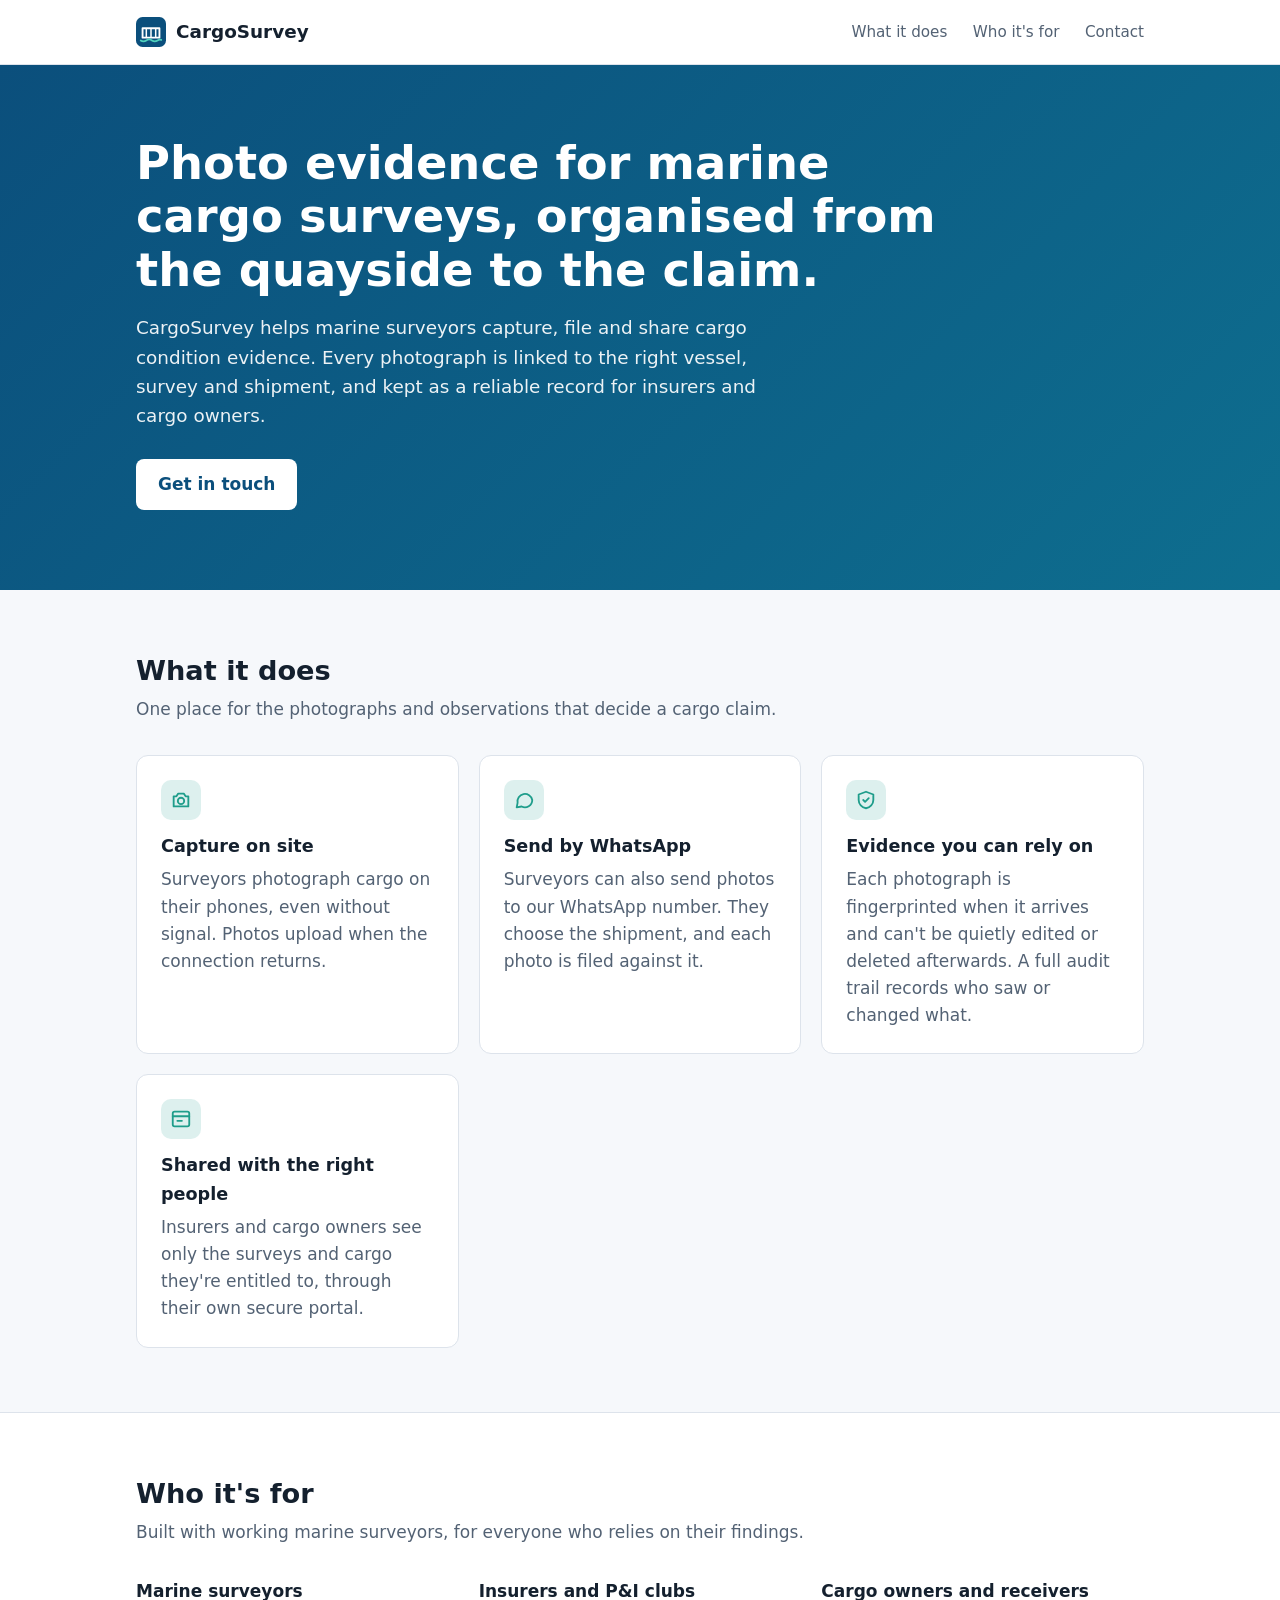
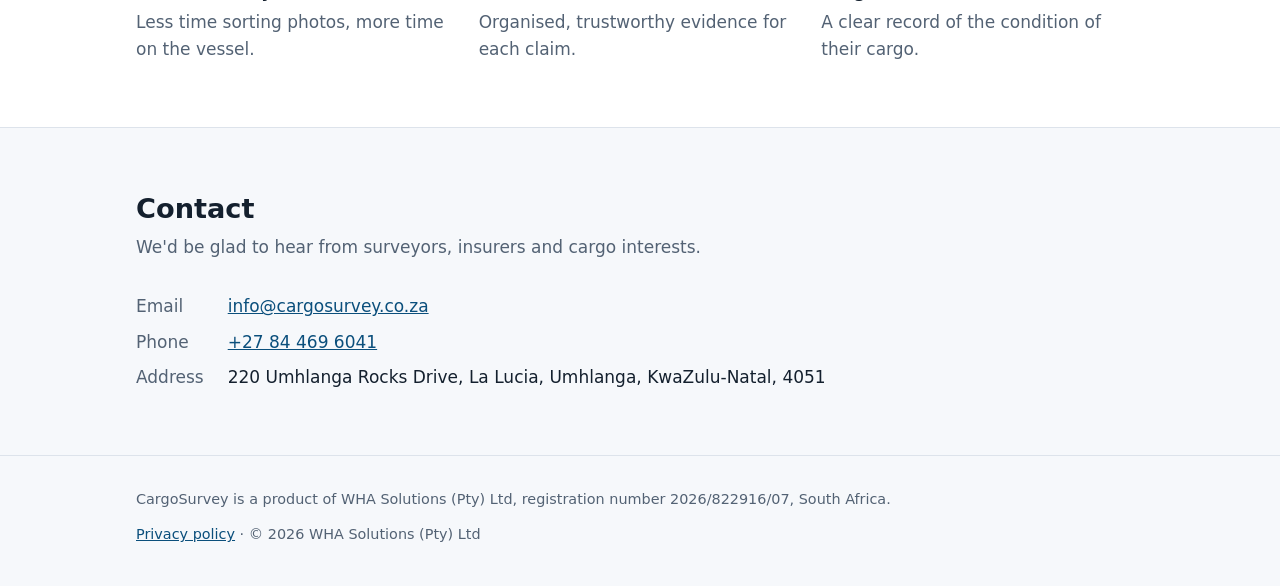
<file: index.html>
<!doctype html>
<html lang="en">
<head>
    <meta charset="utf-8">
    <meta name="viewport" content="width=device-width, initial-scale=1">
    <title>CargoSurvey</title>
    <meta name="description" content="CargoSurvey is a marine cargo survey and claims-evidence platform by WHA Solutions (Pty) Ltd. Surveyors capture photographs on site; insurers and cargo owners get organised, tamper-evident evidence.">
    <!-- META_DOMAIN_VERIFICATION: paste Meta's domain-verification meta tag on the next line when asked -->
    <link rel="icon" href="favicon.svg" type="image/svg+xml">
    <link rel="stylesheet" href="styles.css">
</head>
<body>
    <header class="site-header">
        <div class="wrap">
            <a class="logo" href="./" aria-label="CargoSurvey home">
                <svg width="30" height="30" viewBox="0 0 32 32" aria-hidden="true">
                    <rect width="32" height="32" rx="7" fill="#0b4f7c"/>
                    <path d="M7 12h18v10H7z" fill="none" stroke="#fff" stroke-width="2" stroke-linejoin="round"/>
                    <path d="M11 12v10M16 12v10M21 12v10" stroke="#fff" stroke-width="1.6"/>
                    <path d="M5 25c2 1.4 4 1.4 6 0s4-1.4 6 0 4 1.4 6 0 3-1 4-.6" fill="none" stroke="#4fd1bc" stroke-width="1.8" stroke-linecap="round"/>
                </svg>
                CargoSurvey
            </a>
            <nav aria-label="Main">
                <a class="hide-sm" href="#what">What it does</a>
                <a class="hide-sm" href="#who">Who it's for</a>
                <a href="#contact">Contact</a>
            </nav>
        </div>
    </header>

    <main>
        <section class="hero">
            <div class="wrap">
                <h1>Photo evidence for marine cargo surveys, organised from the quayside to the claim.</h1>
                <p>CargoSurvey helps marine surveyors capture, file and share cargo condition evidence. Every photograph is linked to the right vessel, survey and shipment, and kept as a reliable record for insurers and cargo owners.</p>
                <a class="button" href="#contact">Get in touch</a>
            </div>
        </section>

        <section id="what">
            <div class="wrap">
                <h2>What it does</h2>
                <p class="lead">One place for the photographs and observations that decide a cargo claim.</p>
                <div class="grid">
                    <article class="card">
                        <div class="icon" aria-hidden="true">
                            <svg width="22" height="22" viewBox="0 0 24 24" fill="none" stroke="currentColor" stroke-width="2" stroke-linecap="round" stroke-linejoin="round"><path d="M4 8h3l2-3h6l2 3h3v11H4z"/><circle cx="12" cy="13" r="3.5"/></svg>
                        </div>
                        <h3>Capture on site</h3>
                        <p>Surveyors photograph cargo on their phones, even without signal. Photos upload when the connection returns.</p>
                    </article>
                    <article class="card">
                        <div class="icon" aria-hidden="true">
                            <svg width="22" height="22" viewBox="0 0 24 24" fill="none" stroke="currentColor" stroke-width="2" stroke-linecap="round" stroke-linejoin="round"><path d="M21 12a8 8 0 0 1-11.6 7.1L4 20l1-4.9A8 8 0 1 1 21 12z"/></svg>
                        </div>
                        <h3>Send by WhatsApp</h3>
                        <p>Surveyors can also send photos to our WhatsApp number. They choose the shipment, and each photo is filed against it.</p>
                    </article>
                    <article class="card">
                        <div class="icon" aria-hidden="true">
                            <svg width="22" height="22" viewBox="0 0 24 24" fill="none" stroke="currentColor" stroke-width="2" stroke-linecap="round" stroke-linejoin="round"><path d="M12 3l8 3v6c0 4.5-3.4 8.3-8 9-4.6-.7-8-4.5-8-9V6z"/><path d="M9 12l2 2 4-4"/></svg>
                        </div>
                        <h3>Evidence you can rely on</h3>
                        <p>Each photograph is fingerprinted when it arrives and can't be quietly edited or deleted afterwards. A full audit trail records who saw or changed what.</p>
                    </article>
                    <article class="card">
                        <div class="icon" aria-hidden="true">
                            <svg width="22" height="22" viewBox="0 0 24 24" fill="none" stroke="currentColor" stroke-width="2" stroke-linecap="round" stroke-linejoin="round"><rect x="3" y="4" width="18" height="16" rx="2"/><path d="M3 9h18M8 14h5"/></svg>
                        </div>
                        <h3>Shared with the right people</h3>
                        <p>Insurers and cargo owners see only the surveys and cargo they're entitled to, through their own secure portal.</p>
                    </article>
                </div>
            </div>
        </section>

        <section id="who" class="alt">
            <div class="wrap">
                <h2>Who it's for</h2>
                <p class="lead">Built with working marine surveyors, for everyone who relies on their findings.</p>
                <ul class="audience">
                    <li><strong>Marine surveyors</strong><span>Less time sorting photos, more time on the vessel.</span></li>
                    <li><strong>Insurers and P&amp;I clubs</strong><span>Organised, trustworthy evidence for each claim.</span></li>
                    <li><strong>Cargo owners and receivers</strong><span>A clear record of the condition of their cargo.</span></li>
                </ul>
            </div>
        </section>

        <section id="contact" class="contact">
            <div class="wrap">
                <h2>Contact</h2>
                <p class="lead">We'd be glad to hear from surveyors, insurers and cargo interests.</p>
                <dl>
                    <dt>Email</dt>
                    <dd><a href="mailto:info@cargosurvey.co.za">info@cargosurvey.co.za</a></dd>
                    <dt>Phone</dt>
                    <dd><a href="tel:+27844696041">+27 84 469 6041</a></dd>
                    <dt>Address</dt>
                    <dd>220 Umhlanga Rocks Drive, La Lucia, Umhlanga, KwaZulu-Natal, 4051</dd>
                </dl>
            </div>
        </section>
    </main>

    <footer class="site-footer">
        <div class="wrap">
            <p>CargoSurvey is a product of WHA Solutions (Pty) Ltd, registration number 2026/822916/07, South Africa.</p>
            <p><a href="privacy.html">Privacy policy</a> · &copy; <span id="year">2026</span> WHA Solutions (Pty) Ltd</p>
        </div>
    </footer>
    <script>document.getElementById('year').textContent = new Date().getFullYear();</script>
</body>
</html>
</file>
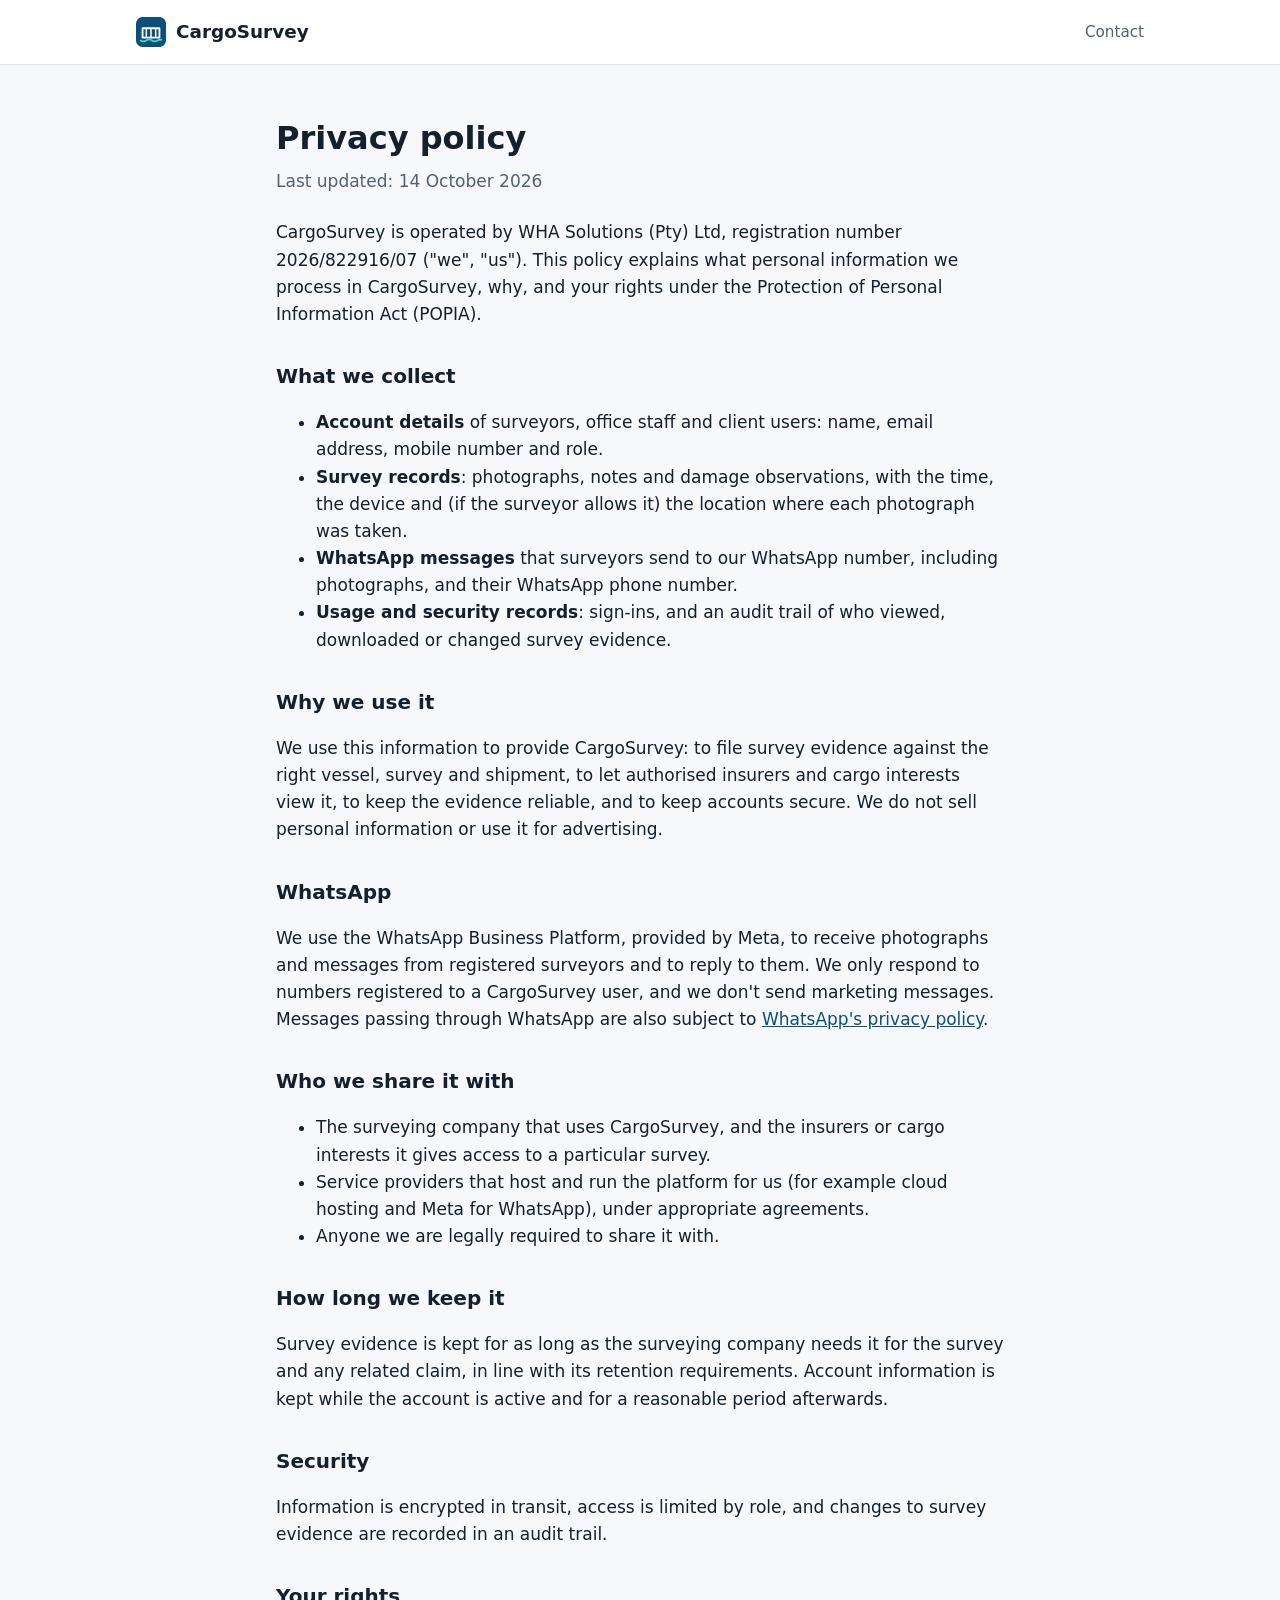
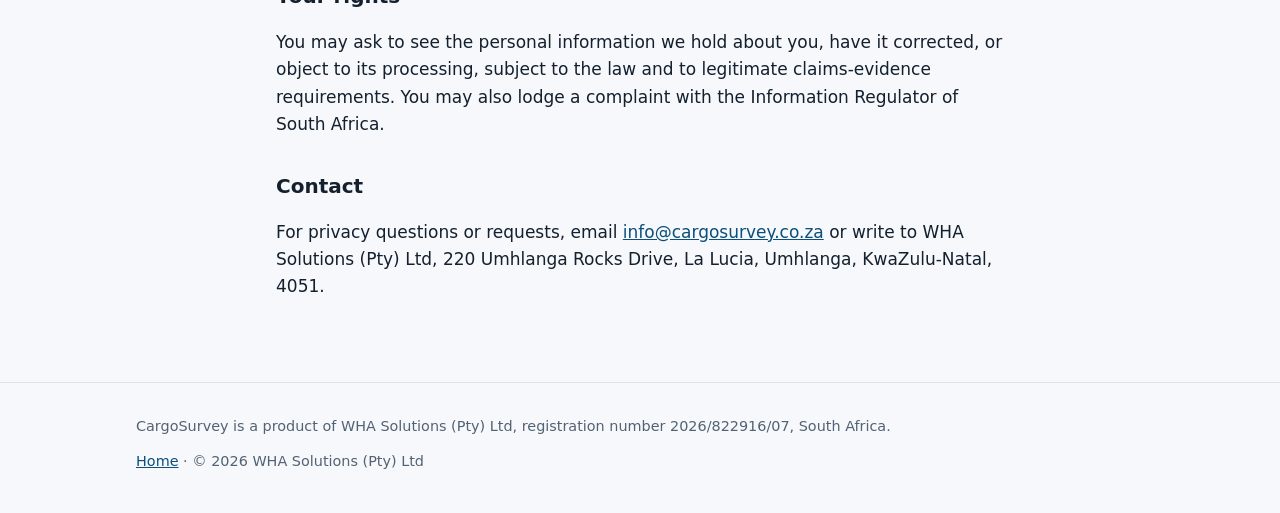
<file: privacy.html>
<!doctype html>
<html lang="en">
<head>
    <meta charset="utf-8">
    <meta name="viewport" content="width=device-width, initial-scale=1">
    <title>Privacy policy · CargoSurvey</title>
    <meta name="description" content="How WHA Solutions (Pty) Ltd collects and uses personal information in CargoSurvey.">
    <link rel="icon" href="favicon.svg" type="image/svg+xml">
    <link rel="stylesheet" href="styles.css">
</head>
<body>
    <header class="site-header">
        <div class="wrap">
            <a class="logo" href="./">
                <svg width="30" height="30" viewBox="0 0 32 32" aria-hidden="true">
                    <rect width="32" height="32" rx="7" fill="#0b4f7c"/>
                    <path d="M7 12h18v10H7z" fill="none" stroke="#fff" stroke-width="2" stroke-linejoin="round"/>
                    <path d="M11 12v10M16 12v10M21 12v10" stroke="#fff" stroke-width="1.6"/>
                    <path d="M5 25c2 1.4 4 1.4 6 0s4-1.4 6 0 4 1.4 6 0 3-1 4-.6" fill="none" stroke="#4fd1bc" stroke-width="1.8" stroke-linecap="round"/>
                </svg>
                CargoSurvey
            </a>
            <nav aria-label="Main"><a href="./#contact">Contact</a></nav>
        </div>
    </header>

    <main class="policy">
        <div class="wrap">
            <h1>Privacy policy</h1>
            <p class="updated">Last updated: 14 October 2026</p>

            <p>CargoSurvey is operated by WHA Solutions (Pty) Ltd, registration number 2026/822916/07 ("we", "us"). This policy explains what personal information we process in CargoSurvey, why, and your rights under the Protection of Personal Information Act (POPIA).</p>

            <h2>What we collect</h2>
            <ul>
                <li><strong>Account details</strong> of surveyors, office staff and client users: name, email address, mobile number and role.</li>
                <li><strong>Survey records</strong>: photographs, notes and damage observations, with the time, the device and (if the surveyor allows it) the location where each photograph was taken.</li>
                <li><strong>WhatsApp messages</strong> that surveyors send to our WhatsApp number, including photographs, and their WhatsApp phone number.</li>
                <li><strong>Usage and security records</strong>: sign-ins, and an audit trail of who viewed, downloaded or changed survey evidence.</li>
            </ul>

            <h2>Why we use it</h2>
            <p>We use this information to provide CargoSurvey: to file survey evidence against the right vessel, survey and shipment, to let authorised insurers and cargo interests view it, to keep the evidence reliable, and to keep accounts secure. We do not sell personal information or use it for advertising.</p>

            <h2>WhatsApp</h2>
            <p>We use the WhatsApp Business Platform, provided by Meta, to receive photographs and messages from registered surveyors and to reply to them. We only respond to numbers registered to a CargoSurvey user, and we don't send marketing messages. Messages passing through WhatsApp are also subject to <a href="https://www.whatsapp.com/legal/privacy-policy" rel="noopener">WhatsApp's privacy policy</a>.</p>

            <h2>Who we share it with</h2>
            <ul>
                <li>The surveying company that uses CargoSurvey, and the insurers or cargo interests it gives access to a particular survey.</li>
                <li>Service providers that host and run the platform for us (for example cloud hosting and Meta for WhatsApp), under appropriate agreements.</li>
                <li>Anyone we are legally required to share it with.</li>
            </ul>

            <h2>How long we keep it</h2>
            <p>Survey evidence is kept for as long as the surveying company needs it for the survey and any related claim, in line with its retention requirements. Account information is kept while the account is active and for a reasonable period afterwards.</p>

            <h2>Security</h2>
            <p>Information is encrypted in transit, access is limited by role, and changes to survey evidence are recorded in an audit trail.</p>

            <h2>Your rights</h2>
            <p>You may ask to see the personal information we hold about you, have it corrected, or object to its processing, subject to the law and to legitimate claims-evidence requirements. You may also lodge a complaint with the Information Regulator of South Africa.</p>

            <h2>Contact</h2>
            <p>For privacy questions or requests, email <a href="mailto:info@cargosurvey.co.za">info@cargosurvey.co.za</a> or write to WHA Solutions (Pty) Ltd, 220 Umhlanga Rocks Drive, La Lucia, Umhlanga, KwaZulu-Natal, 4051.</p>
        </div>
    </main>

    <footer class="site-footer">
        <div class="wrap">
            <p>CargoSurvey is a product of WHA Solutions (Pty) Ltd, registration number 2026/822916/07, South Africa.</p>
            <p><a href="./">Home</a> · &copy; 2026 WHA Solutions (Pty) Ltd</p>
        </div>
    </footer>
</body>
</html>
</file>
<file: styles.css>
:root {
    --bg: #f6f8fb;
    --surface: #ffffff;
    --text: #14202e;
    --muted: #536274;
    --border: #dde3eb;
    --brand: #0b4f7c;
    --brand-strong: #083b5d;
    --accent: #1f9d8b;
    --hero-from: #0b4f7c;
    --hero-to: #0e6e8f;
    --hero-text: #ffffff;
    color-scheme: light;
}

@media (prefers-color-scheme: dark) {
    :root {
        --bg: #0d141c;
        --surface: #141e29;
        --text: #e6edf5;
        --muted: #9aabbd;
        --border: #24313f;
        --brand: #5bb2e6;
        --brand-strong: #8ccbf0;
        --accent: #4fd1bc;
        --hero-from: #0a2a42;
        --hero-to: #0b3d52;
        --hero-text: #f2f7fb;
        color-scheme: dark;
    }
}

* { box-sizing: border-box; }

html { -webkit-text-size-adjust: 100%; }

body {
    margin: 0;
    background: var(--bg);
    color: var(--text);
    font-family: system-ui, -apple-system, "Segoe UI", Roboto, "Helvetica Neue", Arial, sans-serif;
    font-size: 17px;
    line-height: 1.6;
}

a { color: var(--brand); }
a:hover { color: var(--brand-strong); }

.wrap {
    max-width: 1040px;
    margin: 0 auto;
    padding: 0 16px;
}

/* Header */
.site-header {
    background: var(--surface);
    border-bottom: 1px solid var(--border);
}
.site-header .wrap {
    display: flex;
    align-items: center;
    justify-content: space-between;
    gap: 16px;
    min-height: 64px;
}
.logo {
    display: inline-flex;
    align-items: center;
    gap: 10px;
    font-weight: 700;
    font-size: 1.15rem;
    color: var(--text);
    text-decoration: none;
}
.logo svg { flex: none; }
.site-header nav a {
    margin-left: 20px;
    color: var(--muted);
    text-decoration: none;
    font-size: 0.95rem;
}
.site-header nav a:hover { color: var(--text); }

/* Hero */
.hero {
    background: linear-gradient(135deg, var(--hero-from), var(--hero-to));
    color: var(--hero-text);
    padding: 72px 0 80px;
}
.hero h1 {
    margin: 0 0 16px;
    font-size: clamp(1.9rem, 4.5vw, 2.9rem);
    line-height: 1.15;
    max-width: 18em;
}
.hero p {
    margin: 0 0 28px;
    font-size: 1.15rem;
    max-width: 36em;
    opacity: 0.92;
}
.button {
    display: inline-block;
    padding: 12px 22px;
    border-radius: 8px;
    background: var(--hero-text);
    color: var(--hero-from);
    font-weight: 600;
    text-decoration: none;
}
.button:hover { color: var(--hero-from); opacity: 0.9; }

/* Sections */
section { padding: 64px 0; }
section h2 {
    margin: 0 0 8px;
    font-size: 1.7rem;
    line-height: 1.25;
}
.lead {
    margin: 0 0 32px;
    color: var(--muted);
    max-width: 40em;
}

.grid {
    display: grid;
    grid-template-columns: repeat(auto-fit, minmax(240px, 1fr));
    gap: 20px;
}
.card {
    background: var(--surface);
    border: 1px solid var(--border);
    border-radius: 12px;
    padding: 24px;
}
.card h3 {
    margin: 12px 0 6px;
    font-size: 1.1rem;
}
.card p { margin: 0; color: var(--muted); }
.icon {
    width: 40px;
    height: 40px;
    border-radius: 10px;
    display: grid;
    place-items: center;
    background: color-mix(in srgb, var(--accent) 15%, transparent);
    color: var(--accent);
}

.alt { background: var(--surface); border-top: 1px solid var(--border); border-bottom: 1px solid var(--border); }

.audience {
    list-style: none;
    padding: 0;
    margin: 0;
    display: grid;
    grid-template-columns: repeat(auto-fit, minmax(240px, 1fr));
    gap: 20px;
}
.audience li strong { display: block; margin-bottom: 4px; }
.audience li span { color: var(--muted); }

.contact dl {
    display: grid;
    grid-template-columns: max-content 1fr;
    gap: 8px 24px;
    margin: 0;
}
.contact dt { color: var(--muted); }
.contact dd { margin: 0; overflow-wrap: anywhere; }

/* Footer */
.site-footer {
    padding: 32px 0 40px;
    color: var(--muted);
    font-size: 0.9rem;
    border-top: 1px solid var(--border);
}
.site-footer .wrap {
    display: flex;
    flex-wrap: wrap;
    justify-content: space-between;
    gap: 12px 24px;
}
.site-footer p { margin: 0; }

/* Policy pages */
.policy { padding: 48px 0 64px; }
.policy .wrap { max-width: 760px; }
.policy h1 { font-size: 2rem; margin: 0 0 4px; }
.policy h2 { font-size: 1.25rem; margin: 32px 0 8px; }
.policy .updated { color: var(--muted); margin: 0 0 24px; }

@media (max-width: 560px) {
    .site-header nav a { margin-left: 14px; }
    .site-header nav a.hide-sm { display: none; }
    .hero { padding: 48px 0 56px; }
    section { padding: 48px 0; }
    .contact dl { grid-template-columns: 1fr; gap: 2px; }
    .contact dd { margin-bottom: 10px; }
}
</file>
